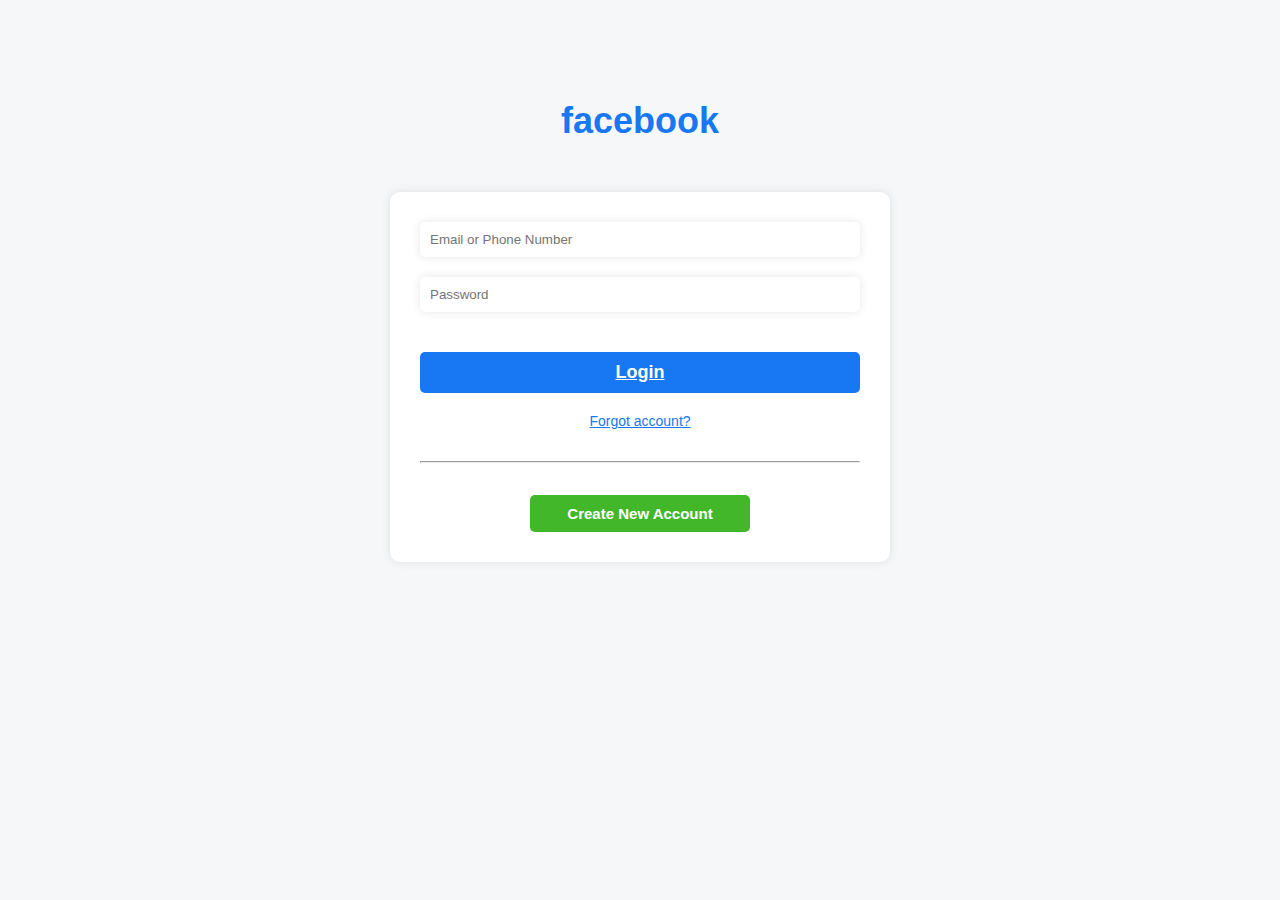
<file: index.html>
<!DOCTYPE html>
<html lang="en">
<head>
    <meta charset="UTF-8">
    <meta http-equiv="X-UA-Compatible" content="IE=edge">
    <meta name="viewport" content="width=device-width, initial-scale=1.0">
    <title>login</title>
    <link rel="stylesheet" href="index.css">
</head>
<body>
  <div class="container">
    <div class="logo">
      <h1>facebook</h1>
    </div>
    <form>
      <input type="text" placeholder="Email or Phone Number">
      <input type="password" placeholder="Password">
      <a class="login-btn" href="feeds.html">Login</a>
      <a href="#">Forgot account?</a>
      <hr>

      <button class="new-account">Create New Account</button>
    </form>
    
  </div>
</body>
</html>
</file>
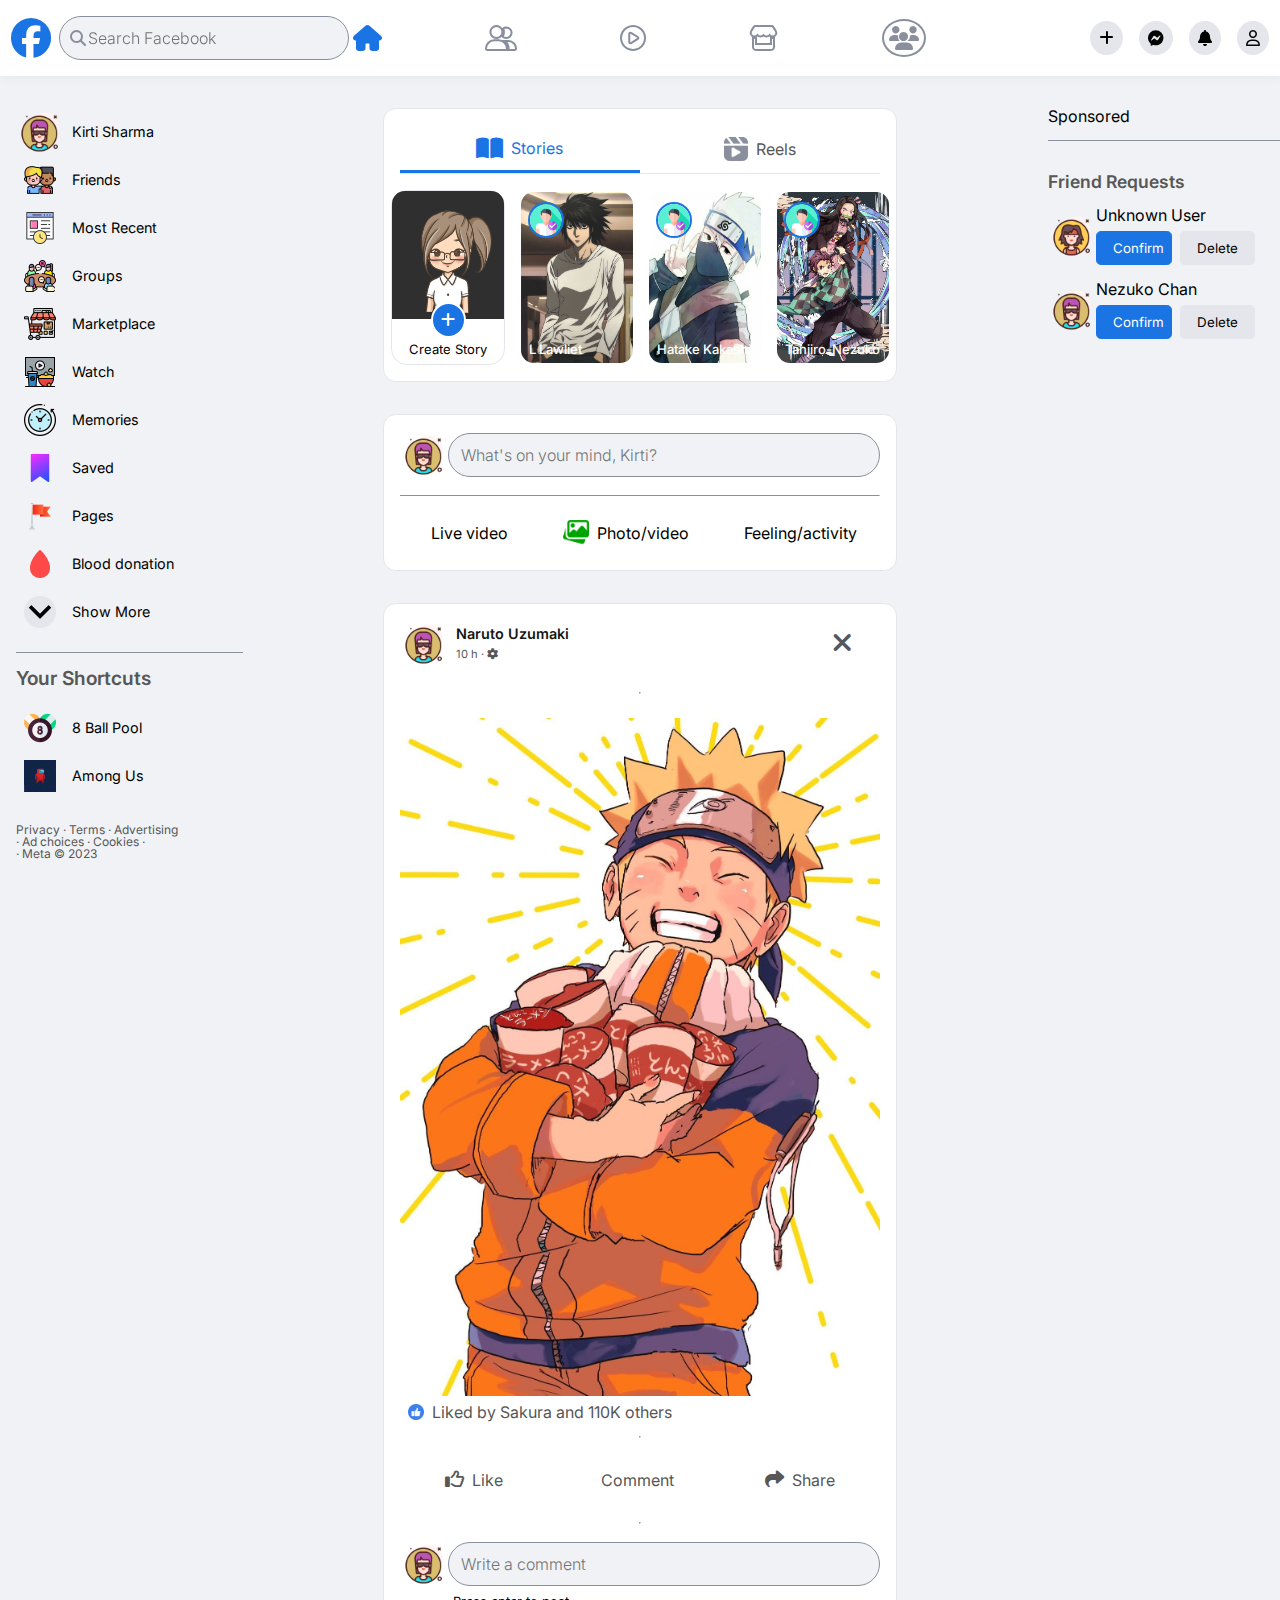
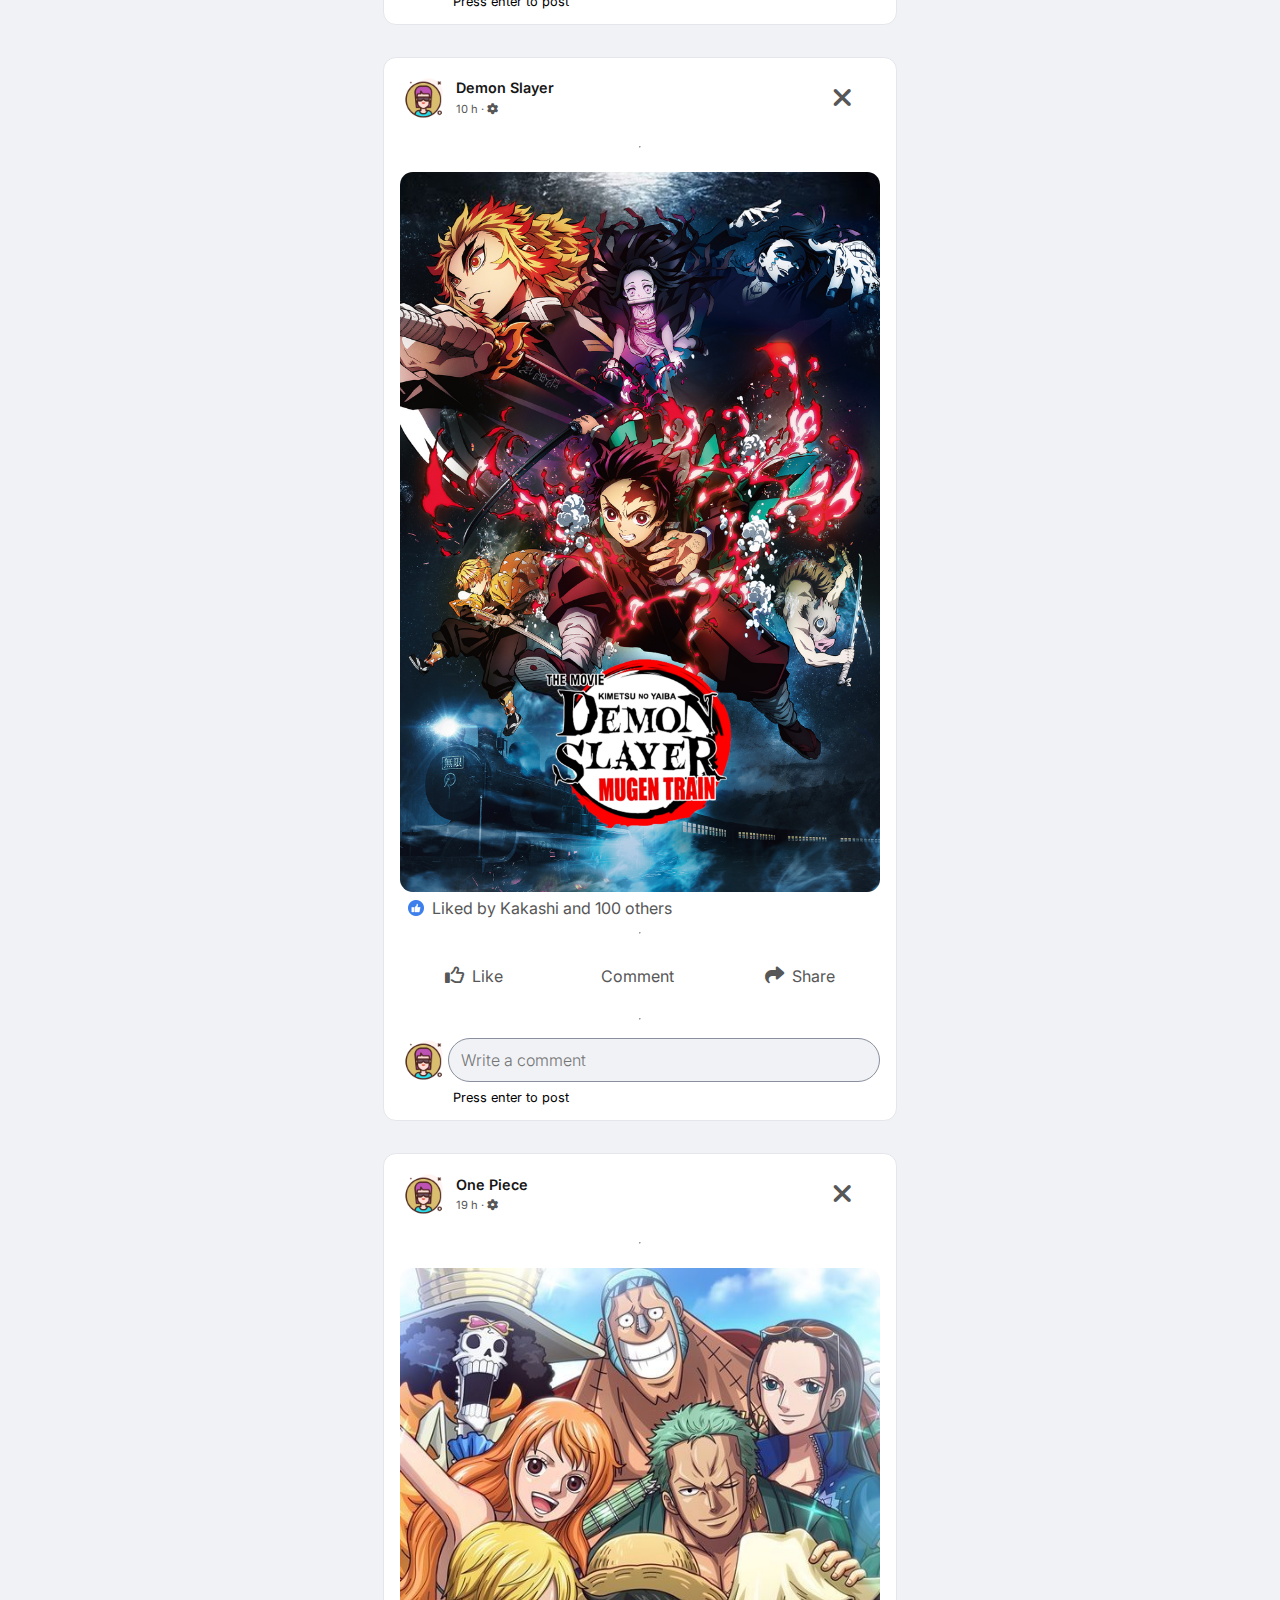
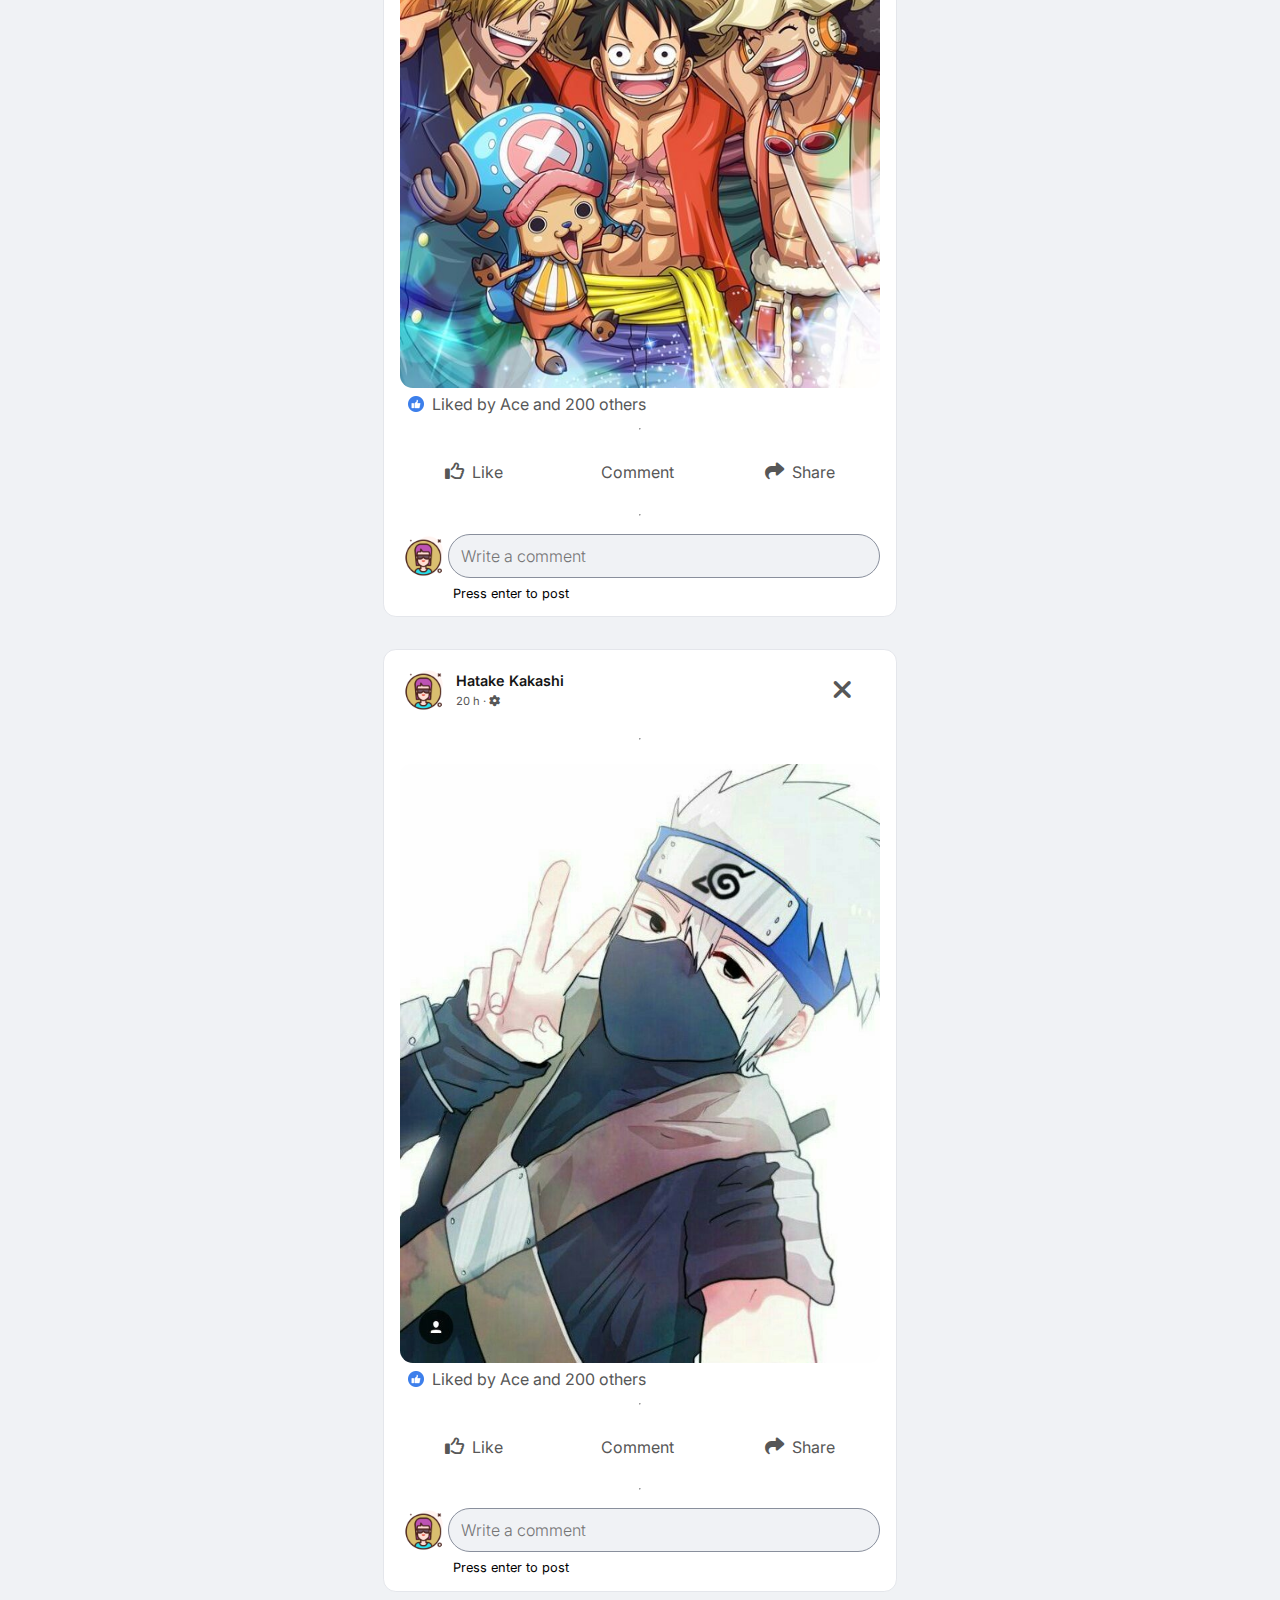
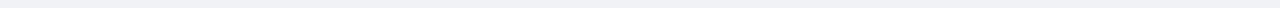
<file: feeds.html>
<!DOCTYPE html>
<html lang="en">

<head>
  <meta charset="UTF-8">
  <meta http-equiv="X-UA-Compatible" content="IE=edge">
  <meta name="viewport" content="width=device-width, initial-scale=1.0">
  <title>Facebook</title>
  <link rel="stylesheet" href="styles/feeds.css">
</head>

<body>

  <section class="feeds-container grid">
    <!-- top nav -->
    <header id="topNav" class="top-nav flex">
      <!-- group1 -->
      <div class="logo-search flex">
        <i class="fa-brands fa-facebook"></i>
        <div class="search-container flex">
          <i class="fa-solid fa-magnifying-glass"></i>

          <input class="search-input" type="text" placeholder="Search Facebook">
        </div>
      </div>

      <!-- group2 -->
      <div class="main-links flex">
        <i class="fa-solid fa-house outline"></i>
        <i class="fa-solid fa-user-group outline"></i>
        <i class="fa-solid fa-circle-play outline"></i>
        <i class="fa-solid fa-store outline"></i>
        <i class="fa-solid fa-users"></i>
      </div>

      <!-- group3 -->
      <div class="user-info flex">
        <i class="fa-solid fa-plus"></i>
        <i class="fa-brands fa-facebook-messenger"></i>
        <i class="fa-solid fa-bell"></i>
        <i class="fa-regular fa-user"></i>
      </div>
    </header>

    <nav id="sideNav" class="side-nav flex">
      <div class="flex"><img class="avatar-user" src="assets/girl.png" alt="user-icon"> Kirti Sharma</div>
      <div class="flex"><img class="sidenav-icon" src="assets/friendship.png" alt="icon">Friends</div>
      <div class="flex"><img class="sidenav-icon" src="assets/most-recent.png" alt="icon">Most Recent</div>
      <div class="flex"><img class="sidenav-icon" src="assets/meeting.png" alt="icon">Groups</div>
      <div class="flex"><img class="sidenav-icon" src="assets/marketplace.png" alt="icon">Marketplace</div>
      <div class="flex"><img class="sidenav-icon" src="assets/watching-a-movie.png" alt="icon">Watch</div>
      <div class="flex"><img class="sidenav-icon" src="assets/back-in-time.png" alt="icon">Memories</div>
      <div class="flex"><img class="sidenav-icon" src="assets/bookmark.png" alt="icon">Saved</div>
      <div class="flex"><img class="sidenav-icon" src="assets/flag.png" alt="icon">Pages</div>
      <div class="flex"><img class="sidenav-icon" src="assets/blood.png" alt="icon">Blood donation</div>
      <div class="flex"><img class="sidenav-icon" src="assets/expand-button.png" alt="icon">Show More</div>

      <hr class="hr">

      <div class="shortcuts">
        <h1>Your Shortcuts</h1>
      </div>
      <div class="flex"><img class="sidenav-icon" src="assets/billiard.png" alt="icon">8 Ball Pool</div>
      <div class="flex"><img class="sidenav-icon" src="assets/among-us.jpg" alt="icon">Among Us</div>
      <div class="copyright"><small>Privacy · Terms · Advertising <br> · Ad choices · Cookies · <br> · Meta ©
          2023</small></div>
    </nav>

    <main class="main flex">
      <!-- story-reels section -->
      <section class="story-reels-container white-bg flex border-rad1rem padding1rem width100-pcent">

        <section class="tab pointer flex">
          <div class="flex story-container"><i class="fa-solid fa-book-open story-icon"></i> Stories</div>
          <div class="flex reels-container"><img class="reels-icon" src="assets/video.png" alt="reels-icon"> Reels</div>
        </section>

        <!-- story display section -->
        <section class="story-display flex width100-pcent">
          <div class="add-story-container flex relative">
            <img class="story-img" src="assets/my-story.png" alt="">
            <div class="add-story absolute"><i class="fa-solid fa-plus"></i></div>
            <div class="footer-text">Create Story</div>
          </div>

          <div class="flex view-story-container relative">
            <img class="avatar-user absolute story-icon-user" src="assets/avatar.png" alt="">
            <img class="story-img-user" src="assets/deathnote.jpg" alt="">
            <div class=" user-name absolute">L Lawliet</div>
          </div>

          <div class="flex view-story-container relative">
            <img class="avatar-user absolute story-icon-user" src="assets/avatar.png" alt="">
            <img class="story-img-user" src="assets/kakashi.jpg" alt="">
            <div class=" user-name absolute">Hatake Kakashi</div>
          </div>

          <div class="flex view-story-container relative">
            <img class="avatar-user absolute story-icon-user" src="assets/avatar.png" alt="">
            <img class="story-img-user" src="assets/nezuko.jpg" alt="">
            <div class=" user-name absolute">Tanjiro-Nezuko</div>
          </div>
        </section>

      </section>

      <!-- create a post section -->
      <section class="post-container white-bg border-rad1rem padding1rem flex-dir-col">
        <div class="create-a-post flex">
          <img class="avatar-user" src="assets/girl.png" alt="user-icon">
          <div class="search-container width100-pcent flex">
            <input class="search-input width100-pcent" type="text" placeholder="What's on your mind, Kirti?">
          </div>
        </div>

        <hr class="hr">

        <div class="post-media flex width100">
          <div class="flex min-gap">
            <i class="fi fi-sr-video-plus icon-size"></i>
            Live video
          </div>

          <div class="flex">
            <img class="sidenav-icon pic-vid" src="assets/pic-vid.png" alt="Video/photo">
            Photo/video
          </div>

          <div class="flex min-gap">
            <i class="fi fi-rr-grin icon-size"></i>
            Feeling/activity
          </div>
        </div>
      </section>

      <!-- friends post section -->
      <section class="friends-post flex flex-dir-col white-bg width100-pcent padding1rem border-rad1rem">

        <!-- first post -->
        <div class="individual-post flex flex-dir-col width100-pcent max-gap">
          <div class="post-header flex width100-pcent">
            <span class="flex min-gap">
              <img class="avatar-user" src="assets/girl.png" alt="user-icon">
              <span class="name-setting flex flex-dir-col min-gap">
                <span class="friend-name">Naruto Uzumaki </span>
                <small class="time">10 h · <i class="fa-solid fa-gear"></i></small>
              </span>
            </span>

            <span class="more-close flex max-gap">
              <i class="fi fi-rr-menu-dots flex"></i>
              <i class="fa-solid fa-xmark flex"></i>
              <small></small>
            </span>
          </div>

          <hr>
          <div class="post-body width100 flex flex-dir-col min-gap">
            <img class="post-img" src="assets/naruto.jpg" alt="spyXfamily">

            <div class="like-section flex min-gap width100-pcent">
              <img class="like-img" src="assets/like-small.png" alt="likecount">
              <span class="like-count">Liked by Sakura and 110K others</span>
            </div>
            <hr>
            <div class="like-comment flex width100-pcent">
              <div class="flex min-gap"><i class="fa-regular fa-thumbs-up"></i> Like</div>
              <div class="flex min-gap"><i class="fi fi-rr-comment-alt-middle"></i>Comment</div>
              <div class="flex min-gap"><i class="fa-solid fa-share"></i>Share</div>
            </div>
            <hr>

            <!-- comment section -->
            <div class=" comment-box create-a-post flex width100-pcent">
              <img class="avatar-user" src="assets/girl.png" alt="user-icon">
              <div class="search-container width100-pcent flex">
                <input class="search-input width100-pcent" type="text" placeholder="Write a comment">
              </div>
            </div>
            <div class="comment-text width100-pcent">Press enter to post</div>
          </div>
        </div>
</section>

        <!-- second post -->
      <section class="friends-post flex flex-dir-col white-bg width100-pcent padding1rem border-rad1rem">
        <div class="individual-post flex flex-dir-col width100-pcent max-gap">
          <div class="post-header flex width100-pcent">
            <span class="flex min-gap">
              <img class="avatar-user" src="assets/girl.png" alt="user-icon">
              <span class="name-setting flex flex-dir-col min-gap">
                <span class="friend-name">Demon Slayer</span>
                <small class="time">10 h · <i class="fa-solid fa-gear"></i></small>
              </span>
            </span>

            <span class="more-close flex max-gap">
              <i class="fi fi-rr-menu-dots flex"></i>
              <i class="fa-solid fa-xmark flex"></i>
              <small></small>
            </span>
          </div>

          <hr>
          <div class="post-body width100 flex flex-dir-col min-gap">
            <img class="post-img" src="assets/demon-slayer.jpg" alt="spyXfamily">

            <div class="like-section flex min-gap width100-pcent">
              <img class="like-img" src="assets/like-small.png" alt="likecount">
              <span class="like-count">Liked by Kakashi and 100 others</span>
            </div>
            <hr>
            <div class="like-comment flex width100-pcent">
              <div class="flex min-gap"><i class="fa-regular fa-thumbs-up"></i> Like</div>
              <div class="flex min-gap"><i class="fi fi-rr-comment-alt-middle"></i>Comment</div>
              <div class="flex min-gap"><i class="fa-solid fa-share"></i>Share</div>
            </div>
            <hr>
            <div class="create-a-post flex width100-pcent">
              <img class="avatar-user" src="assets/girl.png" alt="user-icon">
              <div class="search-container width100-pcent flex">
                <input class="search-input width100-pcent" type="text" placeholder="Write a comment">
              </div>
            </div>
            <div class="comment-text width100-pcent">Press enter to post</div>
          </div>
        </div>
      </section>

        <!-- third post -->
      <section class="friends-post flex flex-dir-col white-bg width100-pcent padding1rem border-rad1rem">
        <div class="individual-post flex flex-dir-col width100-pcent max-gap">
          <div class="post-header flex width100-pcent">
            <span class="flex min-gap">
              <img class="avatar-user" src="assets/girl.png" alt="user-icon">
              <span class="name-setting flex flex-dir-col min-gap">
                <span class="friend-name">One Piece</span>
                <small class="time">19 h · <i class="fa-solid fa-gear"></i></small>
              </span>
            </span>

            <span class="more-close flex max-gap">
              <i class="fi fi-rr-menu-dots flex"></i>
              <i class="fa-solid fa-xmark flex"></i>
              <small></small>
            </span>
          </div>

            <hr>
          <div class="post-body width100 flex flex-dir-col min-gap">
            <img class="post-img" src="assets/one-piece.jpg" alt="spyXfamily">
            
            <div class="like-section flex min-gap width100-pcent">
              <img class="like-img" src="assets/like-small.png" alt="likecount">
            <span class="like-count">Liked by Ace and 200 others</span>
            </div>
            <hr>
            <div class="like-comment flex width100-pcent">
              <div class="flex min-gap"><i class="fa-regular fa-thumbs-up"></i> Like</div>
              <div class="flex min-gap"><i class="fi fi-rr-comment-alt-middle"></i>Comment</div>
              <div class="flex min-gap"><i class="fa-solid fa-share"></i>Share</div>
            </div>
            <hr>
            <div class="create-a-post flex width100-pcent">
              <img class="avatar-user" src="assets/girl.png" alt="user-icon">
              <div class="search-container width100-pcent flex">
                <input class="search-input width100-pcent" type="text" placeholder="Write a comment">
              </div>
            </div>
            <div class="comment-text width100-pcent">Press enter to post</div>
          </div>
        </div>
      </section>

      <!-- fourth post -->
      <section class="friends-post flex flex-dir-col white-bg width100-pcent padding1rem border-rad1rem">
        <div class="individual-post flex flex-dir-col width100-pcent max-gap">
          <div class="post-header flex width100-pcent">
            <span class="flex min-gap">
              <img class="avatar-user" src="assets/girl.png" alt="user-icon">
              <span class="name-setting flex flex-dir-col min-gap">
                <span class="friend-name">Hatake Kakashi</span>
                <small class="time">20 h · <i class="fa-solid fa-gear"></i></small>
              </span>
            </span>

            <span class="more-close flex max-gap">
              <i class="fi fi-rr-menu-dots flex"></i>
              <i class="fa-solid fa-xmark flex"></i>
              <small></small>
            </span>
          </div>

            <hr>
          <div class="post-body width100 flex flex-dir-col min-gap">
            <img class="post-img" src="assets/kakashi.jpg" alt="spyXfamily">
            
            <div class="like-section flex min-gap width100-pcent">
              <img class="like-img" src="assets/like-small.png" alt="likecount">
            <span class="like-count">Liked by Ace and 200 others</span>
            </div>
            <hr>
            <div class="like-comment flex width100-pcent">
              <div class="flex min-gap"><i class="fa-regular fa-thumbs-up"></i> Like</div>
              <div class="flex min-gap"><i class="fi fi-rr-comment-alt-middle"></i>Comment</div>
              <div class="flex min-gap"><i class="fa-solid fa-share"></i>Share</div>
            </div>
            <hr>
            <div class="create-a-post flex width100-pcent">
              <img class="avatar-user" src="assets/girl.png" alt="user-icon">
              <div class="search-container width100-pcent flex">
                <input class="search-input width100-pcent" type="text" placeholder="Write a comment">
              </div>
            </div>
            <div class="comment-text width100-pcent">Press enter to post</div>
          </div>
        </div>
      </section>
    </main>

    <aside class="right-panel flex flex-dir-col width100-pcent max-gap">
      
      <div class="width100-pcent">
        Sponsored
      <hr class="hr">
      </div>
      
      <div class="friend-req flex  flex-dir-col width100-pcent max-gap">
        <span class="req-heading">Friend Requests</span>
        <div class="request-container flex">
          <img class="avatar-user" src="assets/request.png" alt="friend-pic">

          <div class="name flex flex-dir-col min-gap width100-pcent">
            <span class="flex time-name width100-pcent">
              <span class="req-name">Unknown User</span>
              <span class="req-time"></span></span>
            <div class="conf-del-btn flex min-gap">
              <button class="btn confirm-btn">Confirm</button>
              <button class="btn delete-btn">Delete</button>
            </div>
          </div>
        </div>
      </div>

      <!-- second request -->
      <div class="friend-req flex  flex-dir-col width100-pcent max-gap">
        <div class="request-container flex">
          <img class="avatar-user" src="assets/girl.png" alt="friend-pic">

          <div class="name flex flex-dir-col min-gap width100-pcent">
            <span class="flex time-name width100-pcent">
              <span class="req-name">Nezuko Chan</span>
              <span class="req-time"></span></span>
            <div class="conf-del-btn flex min-gap">
              <button class="btn confirm-btn">Confirm</button>
              <button class="btn delete-btn">Delete</button>
            </div>
          </div>
        </div>
      </div>
    </aside>
  </section>

</body>

</html>
</file>
<file: index.css>
*{
    box-sizing: border-box;
}
body {
    font-family: Arial, sans-serif;
    background-color: #f6f7f9;
  }
  
  .container {
    width: 500px;
    margin: 100px auto;
  }
  
  .logo {
    text-align: center;
    margin-bottom: 50px;
  }
  
  h1 {
    font-size: 36px;
    color: #1877f2;
  }
  
  form {
    background-color: white;
    padding: 30px;
    border-radius: 10px;
    box-shadow: 0px 0px 10px 0px rgba(0, 0, 0, 0.1);
  }
  
  input[type="text"], input[type="password"] {
    width: 100%;
    padding: 10px;
    margin-bottom: 20px;
    border: none;
    border-radius: 5px;
    box-shadow: 0px 0px 10px 0px rgba(0, 0, 0, 0.1);
  }
  
  .login-btn{
    width: 100%;
    padding: 10px;
    background-color: #1877f2;
    color: white;
    border: none;
    border-radius: 5px;
    font-size: 18px;
    cursor: pointer;
    font-weight: bold;
  }
  
  a {
    display: block;
    text-align: center;
    margin-top: 20px;
    font-size: 14px;
    color: #1877f2;
  }

  hr{
    margin: 2rem 0;
  }

  .new-account{
    width: 50%;
    background-color: #42b72a;
    padding: 10px;
    color: white;
    border: none;
    border-radius: 5px;
    font-size: 15px;
    font-weight: bold;
    cursor: pointer;
    margin-left: 25%;
  }
</file>
<file: styles/feeds.css>
/* google fonts */
@import url('https://fonts.googleapis.com/css2?family=Inter:wght@200;300;500;800&display=swap');

/* iconscdn */
@import url('https://cdnjs.cloudflare.com/ajax/libs/font-awesome/6.2.1/css/all.min.css');
@import url('https://cdn-uicons.flaticon.com/uicons-solid-rounded/css/uicons-solid-rounded.css');
@import url('https://cdn-uicons.flaticon.com/uicons-regular-rounded/css/uicons-regular-rounded.css');
@import url('https://cdn-uicons.flaticon.com/uicons-regular-rounded/css/uicons-regular-rounded.css');
@import url('https://cdn-uicons.flaticon.com/uicons-regular-rounded/css/uicons-regular-rounded.css');

/* reset css */
@import "reset.css";
@import "utility.css";
@import "topnav.css";
@import "sidenav.css";
@import "main.css";
@import "rightpanel.css";

:root{
    /* colors */
    --primary-blue: #1b74e4;
    --darker-grey: rgb(87, 87, 87);
    --dark-grey: #898F9C;
    --light-grey: #e4e6eb;
    --lighter-grey: #f0f2f5;
    --white-bg: white;
    --off-black: rgb(48, 47, 47);
    --zed-black: rgb(22, 22, 22);
    --cherry-pink:#F35369;
    --lemon-yellow: #F5C33B;
    /* font-family */
    --feedpage-fontstyle: 'Inter', sans-serif;
}

*, body{
    font-family: var(--feedpage-fontstyle);
}

body{
    background-color: var(--lighter-grey);
}

i{
    cursor: pointer;
}

/* feeds page layout css */
.feeds-container{
    grid-template-columns: repeat(10, 1fr);
    grid-template-areas: 
    "topnav topnav topnav topnav topnav topnav topnav topnav topnav topnav"
    "sidenav sidenav   ...    main   main   main  main ...  rightpanel rightpanel"
    "sidenav sidenav   ...    main   main   main  main ... rightpanel  rightpanel"
    "sidenav sidenav   ...    main   main   main  main ...  rightpanel rightpanel"    ;
    gap: 1rem;
}

.feeds-container > * {
    padding: 1rem 0.7rem;
}

/* media querries */
@media only screen and (max-width:800px){
    html{
        font-size: 62.5%;
    }
    .feeds-container{
        grid-template-columns:1fr;
        grid-template-areas: 
        "topnav"
        "sidenav"
        "rightpanel"
        "main"
        /* "main rightpanel" */
        ;
    }

    .top-nav{
        flex-direction: column;
        justify-content: space-between;
        /* height: 10rem; */
        gap: 0.3rem;
    }

    .logo-search, .user-info {
        width: fit-content;
    }

    .user-info {
        align-items: center;
    }
    .flex{
        flex-wrap: wrap;
    }

    .side-nav{
        /* overflow: hidden; */
        height: 100%;
    }
    .post-img{
        height: 50%;
        /* width: 50%; */
    }
    .comment-box{
        flex-wrap: nowrap; 
        flex-direction: column;
        align-items: center;
    }
    .comment-text{
        margin-left: 0;
    }

    .side-nav{
        display: none;
    }
}
</file>
